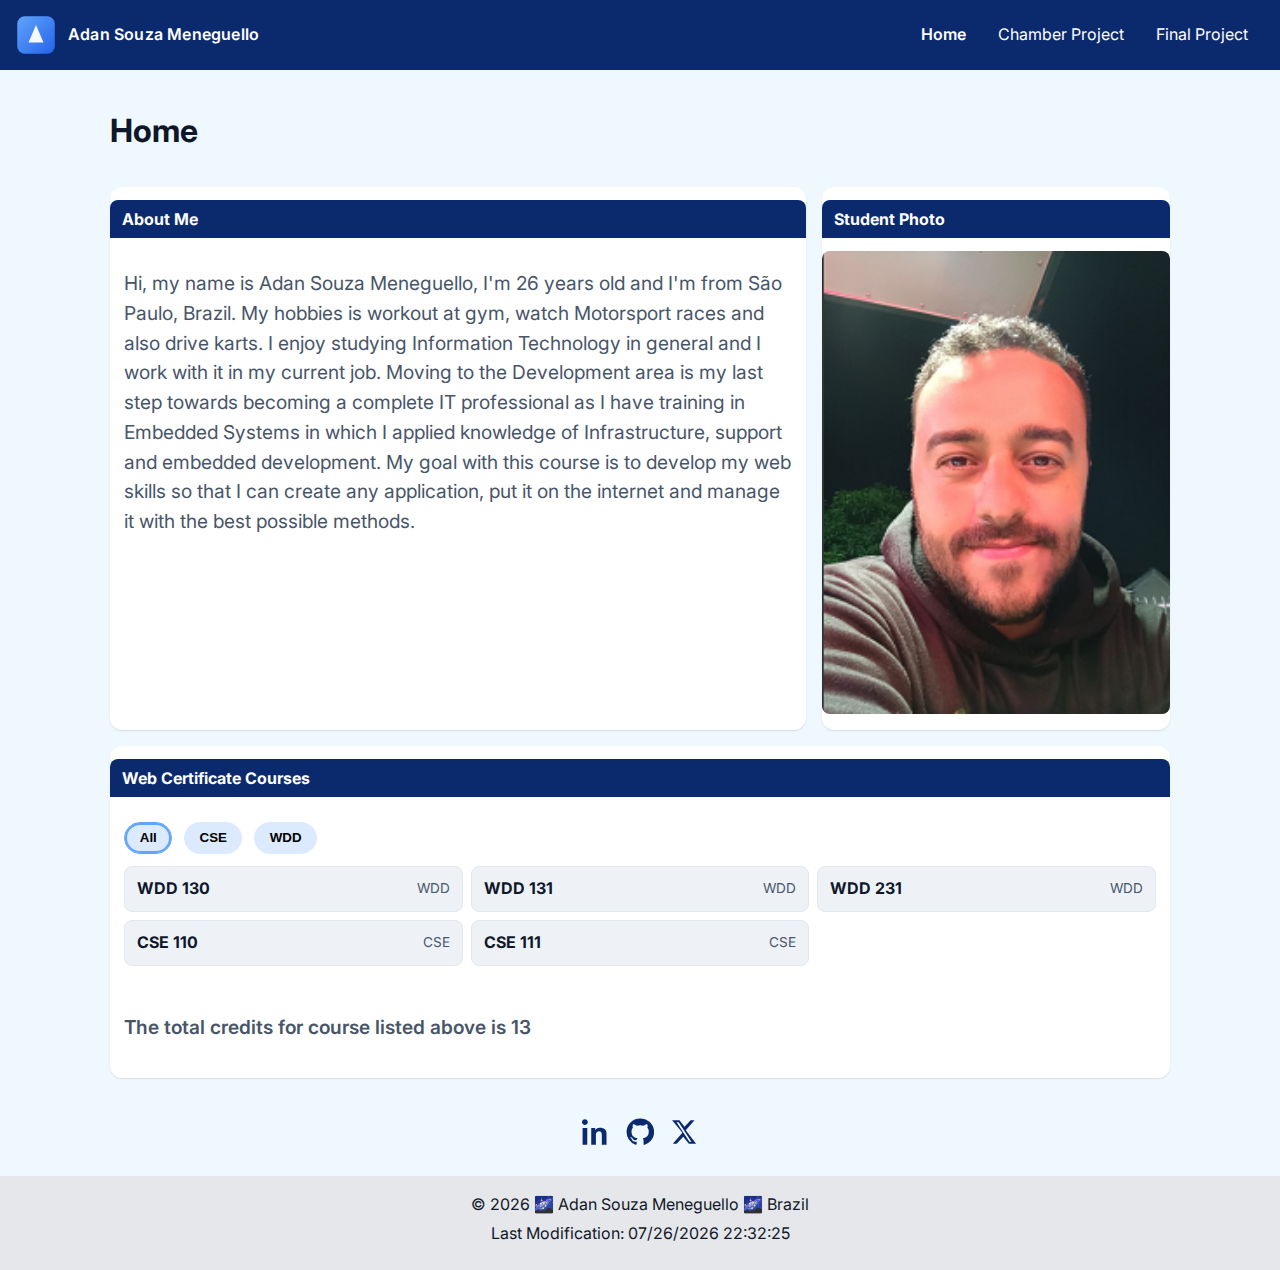
<file: index.html>
<!doctype html>
<html lang="en">
<head>
  <meta charset="utf-8"/>
  <meta name="viewport" content="width=device-width, initial-scale=1" />
  <title>Home Page - wdd231</title>
  <meta name="description" content="Main page - WDD231 - Week 01" />
  <meta name="author" content="Adan Souza Meneguello" />
  <link rel="preconnect" href="https://fonts.googleapis.com">
  <link rel="preconnect" href="https://fonts.gstatic.com" crossorigin>
  <link href="https://fonts.googleapis.com/css2?family=Inter:wght@400;600&display=swap" rel="stylesheet">
  <link rel="stylesheet" href="styles/styles.css" />
  
</head>
<body>
  <header class="site-header">
    <div class="brand">
      <img class="logo" src="images/logo.svg" alt="homepage logo (SVG)" width="40" height="40" />
      <span class="site-name" aria-label="Adan Meneguello">Adan Souza Meneguello</span>
    </div>

    <button id="menu-toggle" class="menu-toggle" aria-label="open-menu" aria-expanded="false" aria-controls="primary-nav">
      <span class="bar"></span><span class="bar"></span><span class="bar"></span>
    </button>

    <nav id="primary-nav" class="nav" aria-label="main-nav">
      <ul>
        <li><a href="#" aria-current="page">Home</a></li>
        <li><a href="#" title="Project Chamber (Week 2)">Chamber Project</a></li>
        <li><a href="#" title="Project Final (Week 6)">Final Project</a></li>
      </ul>
    </nav>
  </header>

  <main id="main-content" class="container">
    <h1>Home</h1>

    <section class="card about" aria-labelledby="about-title">
      <h2 id="about-title">About Me</h2>
      <p>
        Hi, my name is Adan Souza Meneguello, I'm 26 years old and I'm from São Paulo, Brazil. My hobbies is workout at gym, watch Motorsport races and also drive karts.
        I enjoy studying Information Technology in general and I work with it in my current job. 
        Moving to the Development area is my last step towards becoming a complete IT professional as I have training in Embedded Systems in which I applied knowledge of Infrastructure, 
        support and embedded development. My goal with this course is to develop my web skills so that I can create any application, 
        put it on the internet and manage it with the best possible methods.
      </p>
    </section>

    <aside class="card photo" aria-labelledby="photo-title">
      <h2 id="photo-title">Student Photo</h2>
      <img src="images/adan.png" alt="profile photo" width="320" height="320" />
    </aside>

    <section class="card courses" aria-labelledby="courses-title">
      <h2 id="courses-title">Web Certificate Courses</h2>

      <div class="filters" role="tablist" aria-label="Filtros de cursos">
        <button class="chip active" data-filter="all" role="tab" aria-selected="true">All</button>
        <button class="chip" data-filter="CSE" role="tab" aria-selected="false">CSE</button>
        <button class="chip" data-filter="WDD" role="tab" aria-selected="false">WDD</button>
      </div>

      <ul id="course-list" class="course-list" aria-live="polite">
      </ul>

      <p id="credits-summary" class="credits">The total credits for course listed above is <span id="credit-count">0</span></p>
    </section>   
  </main>

  <section class="socials" aria-label="Redes e perfis">
      <a class="icon" href="https://www.linkedin.com" target="_blank" rel="noopener" aria-label="LinkedIn">
        <svg viewBox="0 0 24 24" width="28" height="28" aria-hidden="true"><path d="M4.98 3.5C4.98 4.88 3.86 6 2.5 6S0 4.88 0 3.5 1.12 1 2.5 1s2.48 1.12 2.48 2.5zM.5 8.5h4V23h-4V8.5zm7 0h3.8v2h.05c.53-1 1.83-2.05 3.77-2.05C19.5 8.45 21 10.4 21 13.6V23h-4v-8.3c0-2-.7-3.3-2.45-3.3-1.33 0-2.13.9-2.48 1.78-.13.3-.16.71-.16 1.13V23h-4V8.5z" fill="currentColor"/></svg>
      </a>
      <a class="icon" href="https://github.com" target="_blank" rel="noopener" aria-label="GitHub">
        <svg viewBox="0 0 24 24" width="28" height="28" aria-hidden="true"><path d="M12 .5a11.5 11.5 0 00-3.63 22.41c.57.1.78-.25.78-.55v-2.1c-3.17.69-3.84-1.36-3.84-1.36-.52-1.33-1.27-1.68-1.27-1.68-1.04-.72.08-.71.08-.71 1.15.08 1.75 1.22 1.75 1.22 1.02 1.74 2.69 1.24 3.35.95.1-.75.4-1.25.72-1.54-2.53-.28-5.2-1.27-5.2-5.65 0-1.25.45-2.26 1.2-3.06-.12-.29-.52-1.47.11-3.06 0 0 .97-.31 3.18 1.18a11.03 11.03 0 015.8 0c2.21-1.49 3.18-1.18 3.18-1.18.63 1.59.23 2.77.11 3.06.75.8 1.2 1.81 1.2 3.06 0 4.39-2.68 5.36-5.23 5.64.41.36.77 1.07.77 2.15v3.19c0 .31.2.66.79.55A11.5 11.5 0 0012 .5z" fill="currentColor"/></svg>
      </a>
      <a class="icon" href="https://x.com" target="_blank" rel="noopener" aria-label="X (Twitter)">
        <svg viewBox="0 0 24 24" width="28" height="28" aria-hidden="true"><path d="M17.7 2H21l-7.5 8.56L22.4 22h-6.2l-4.86-6.03L5.7 22H2.4l8.2-9.35L1.8 2h6.3l4.36 5.52L17.7 2zm-1.08 18.28h1.73L7.46 3.65H5.62l11 16.63z" fill="currentColor"/></svg>
      </a>
  </section>

  <footer class="site-footer">
    <p>© <span id="year"></span> 🌌 <span class="student-name">Adan Souza Meneguello</span> 🌌 Brazil</p>
    <p id="lastModified">Last Modification: </p>
  </footer>

  <script src="scripts/script.js" defer></script>

</body>
</html>
</file>
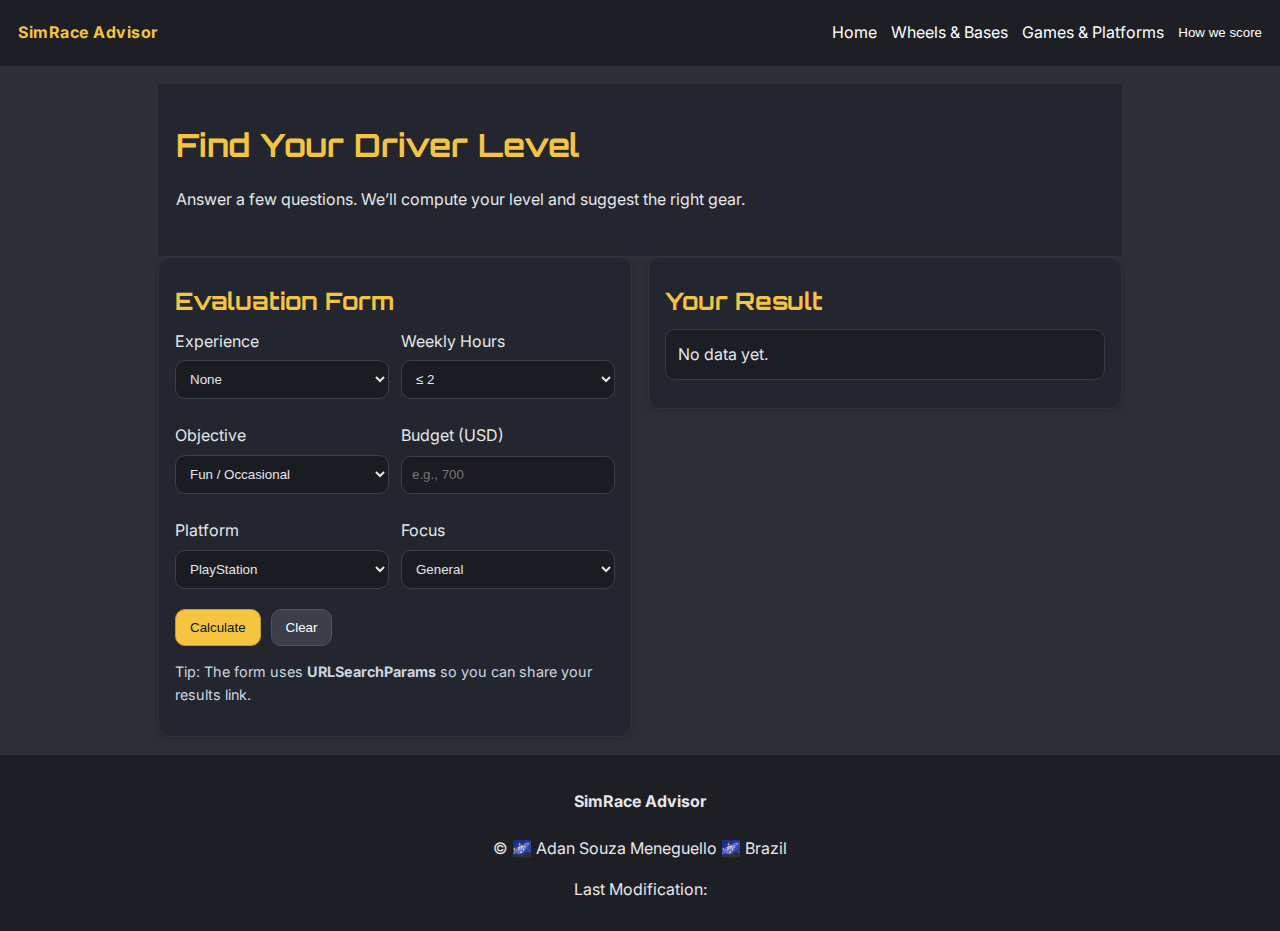
<file: SimRace_Advisor/index.html>
<!doctype html>
<html lang="en">
<head>
  <meta charset="utf-8">
  <meta name="description" content="SimRace Advisor helps sim racers choose the right gear by driver level.">
  <meta name="viewport" content="width=device-width, initial-scale=1">
  <title>SimRace Advisor — Evaluation & Recommendations</title>
  <link rel="preconnect" href="https://fonts.gstatic.com" crossorigin>
  <link href="https://fonts.googleapis.com/css2?family=Inter:wght@400;600&family=Orbitron:wght@700&display=swap" rel="stylesheet">
  <link rel="stylesheet" href="./styles/main.css">
  <link rel="stylesheet" href="./styles/form.css">
  <link rel="stylesheet" href="./styles/modal.css">
  <link rel="stylesheet" href="./styles/responsive.css">
</head>
<body>
  <header class="site-header">
    <a class="title-logo" href="index.html">SimRace Advisor</a>
    <button class="menu-toggle" aria-expanded="false" aria-controls="site-nav">☰</button>
    <nav id="site-nav" class="site-nav" hidden>
      <a href="index.html" aria-current="page">Home</a>
      <a href="wheels.html">Wheels & Bases</a>
      <a href="games.html">Games & Platforms</a>
      <button id="open-scoring" class="linklike">How we score</button>
    </nav>
  </header>

  <main>
    <section class="hero">
      <h1>Find Your Driver Level</h1>
      <p>Answer a few questions. We’ll compute your level and suggest the right gear.</p>
    </section>

    <section class="layout-split">
        <div class="col">
          <section id="evaluation" class="card">
            <h2>Evaluation Form</h2>
            <form id="eval-form" action="index.html" method="get" novalidate>
              <div class="grid-2">
                <label>
                  Experience
                  <select name="experience" required>
                    <option value="none">None</option>
                    <option value="basic">Basic</option>
                    <option value="intermediate">Intermediate</option>
                    <option value="advanced">Advanced</option>
                  </select>
                </label>
                <label>
                  Weekly Hours
                  <select name="hours" required>
                    <option value="<=2">≤ 2</option>
                    <option value="3-5">3–5</option>
                    <option value="6-9">6–9</option>
                    <option value=">=10">≥ 10</option>
                  </select>
                </label>
                <label>
                  Objective
                  <select name="objective" required>
                    <option value="fun">Fun / Occasional</option>
                    <option value="improve">Improve lap times</option>
                    <option value="leagues">Casual leagues</option>
                    <option value="competitive">Competitive</option>
                  </select>
                </label>
                <label>
                  Budget (USD)
                  <input type="number" name="budget" min="0" step="10" placeholder="e.g., 700" required>
                </label>
                <label>
                  Platform
                  <select name="platform" required>
                    <option value="PlayStation">PlayStation</option>
                    <option value="Xbox">Xbox</option>
                    <option value="PC_casual">PC casual</option>
                    <option value="PC_sim">PC sim/VR</option>
                  </select>
                </label>
                <label>
                  Focus
                  <select name="focus" required>
                    <option value="general">General</option>
                    <option value="single">One discipline (GT / Formula / Rally)</option>
                    <option value="specialized">Specialized + add-ons</option>
                  </select>
                </label>
              </div>
              <div class="form-actions">
                <button type="submit" class="btn primary">Calculate</button>
                <button type="button" id="clear-form" class="btn">Clear</button>
              </div>
            </form>
            <p class="small">Tip: The form uses <strong>URLSearchParams</strong> so you can share your results link.</p>
          </section>
        </div>
      
        <div class="col">
          <section id="results" class="card">
            <h2>Your Result</h2>
            <div id="level-summary" class="level-summary">No data yet.</div>
            <div id="recommendations" class="cards-grid"></div>
          </section>
        </div>
      </section>

    <!-- Modal <dialog> as required -->
    <dialog id="scoring-dialog">
      <form method="dialog">
        <header class="modal-header">
          <h3>How we score</h3>
          <button class="close" value="close" aria-label="Close">✕</button>
        </header>
        <div class="modal-body" id="scoring-body">
          <!-- Filled by JS from scoring rules -->
        </div>
        <footer class="modal-footer">
          <button class="btn" value="close">Close</button>
        </footer>
      </form>
    </dialog>
  </main>

  <footer class="site-footer">
    <h4>SimRace Advisor</h4>
    <p>© <span id="year"></span> 🌌 <span class="student-name">Adan Souza Meneguello</span> 🌌 Brazil</p>
    <p id="lastModified">Last Modification: </p>
  </footer>

  <script type="module" src="./scripts/main.js"></script>
  <script type="module" src="./scripts/form.js"></script>
  <script type="module" src="./scripts/render.js"></script>
  <script type="module" src="./scripts/data.js"></script>
</body>
</html>
</file>
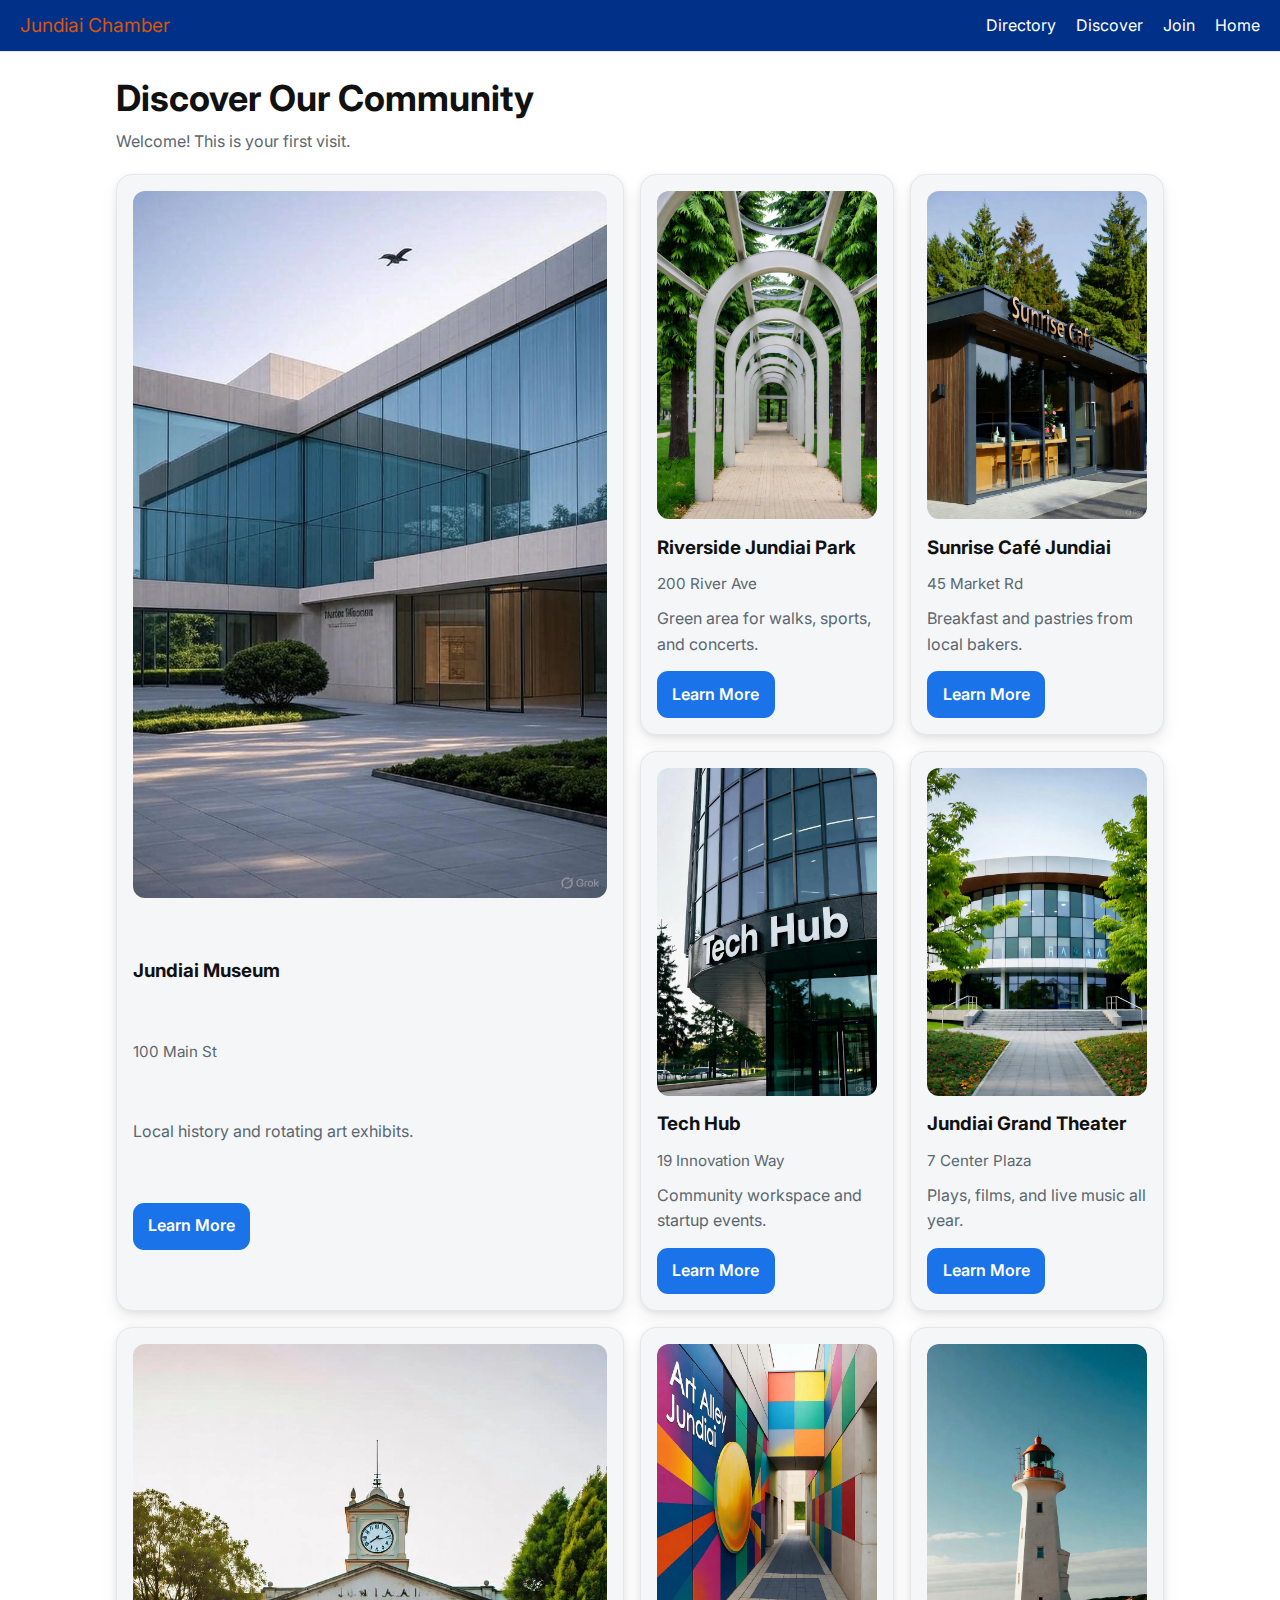
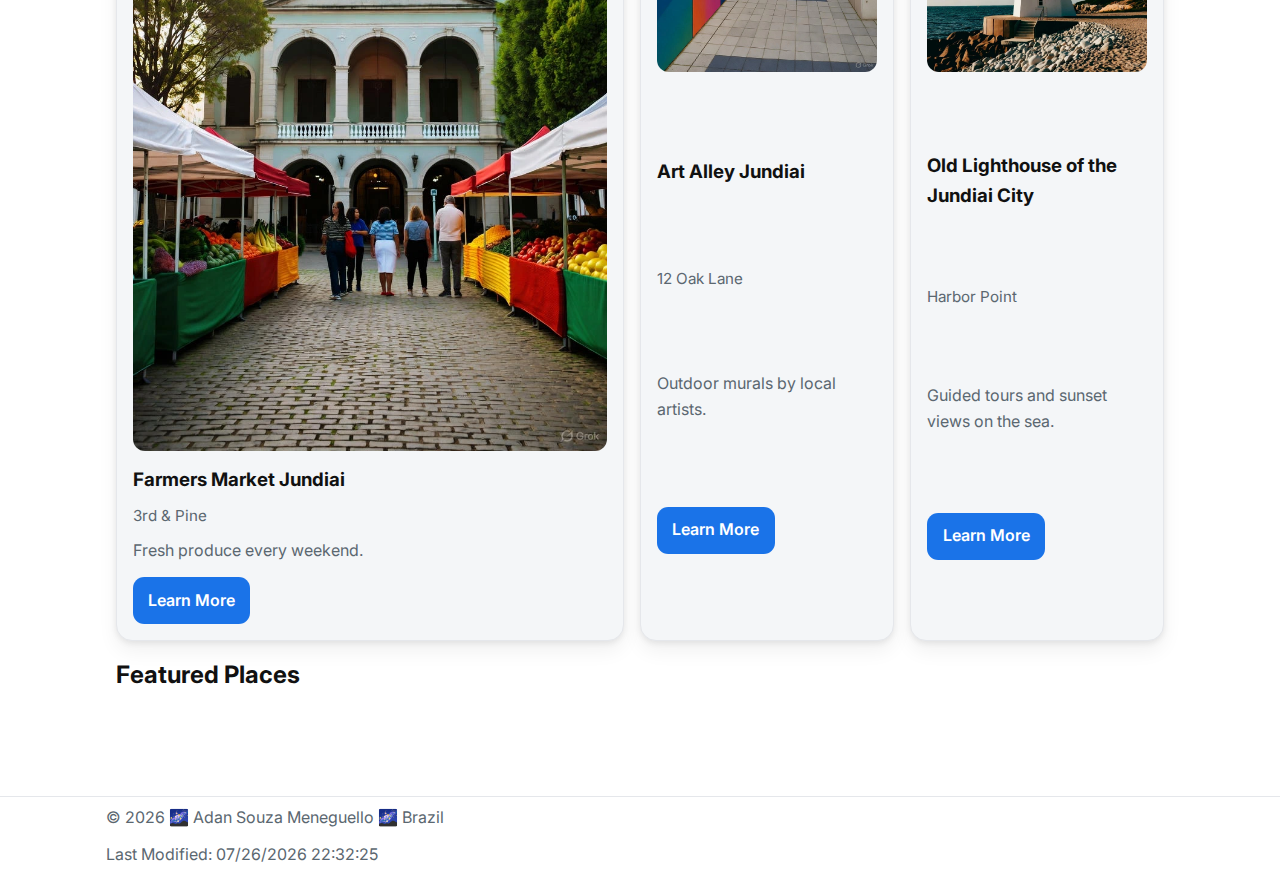
<file: chamber/discover.html>
<!doctype html>
<html lang="en">
<head>
  <meta charset="utf-8">
  <meta name="viewport" content="width=device-width, initial-scale=1">
  <title>Discover – Chamber of Commerce</title>
  <meta name="description" content="Discover local places and members. Learn more about the community.">
  <meta name="author" content="Adan Souza Meneguello" />
  <link rel="preconnect" href="https://fonts.googleapis.com">
  <link rel="preconnect" href="https://fonts.gstatic.com" crossorigin>
  <link href="https://fonts.googleapis.com/css2?family=Inter:wght@400;600&display=swap" rel="stylesheet">

  <link rel="stylesheet" href="./styles/base.css">
  <link rel="stylesheet" href="./styles/large.css">
  <link rel="stylesheet" href="./styles/discover.css">

</head>
<body>
  <header class="site-header">
    <div class="title-logo">
        <a href="./index.html">Jundiai Chamber</a>
    </div>

    <button id="menu-btn" aria-expanded="false" aria-controls="site-nav">☰</button>
    
    <nav id="site-nav" class="nav">
        <ul>
            <li><a href="./directory.html">Directory</a></li>
            <li><a href="./discover.html" aria-current="page">Discover</a></li>
            <li><a href="./join.html">Join</a></li>
            <li><a href="./index.html">Home</a></li>
        </ul>
    </nav>
  </header>

  <main id="main">
    <h1>Discover Our Community</h1>
    <p id="visitMsg" class="visit-msg">Loading your visit info…</p>

    <section class="cards" aria-labelledby="cardsTitle">
      <h2 id="cardsTitle" class="sr-only">Featured Places</h2>
      <!-- cards are injected by JS (discover.js)-->
    </section>
  </main>

  <footer class="site-footer">
    <p>© <span id="year"></span> 🌌 <span class="student-name">Adan Souza Meneguello</span> 🌌 Brazil</p>
    <p id="lastModified">Last Modification: </p>
  </footer>

  <script src="./scripts/nav.js" defer></script>
  <script src="./scripts/utils.js" defer></script>
  <script src="./scripts/discover.js" defer></script> 

  
</body>
</html>
</file>
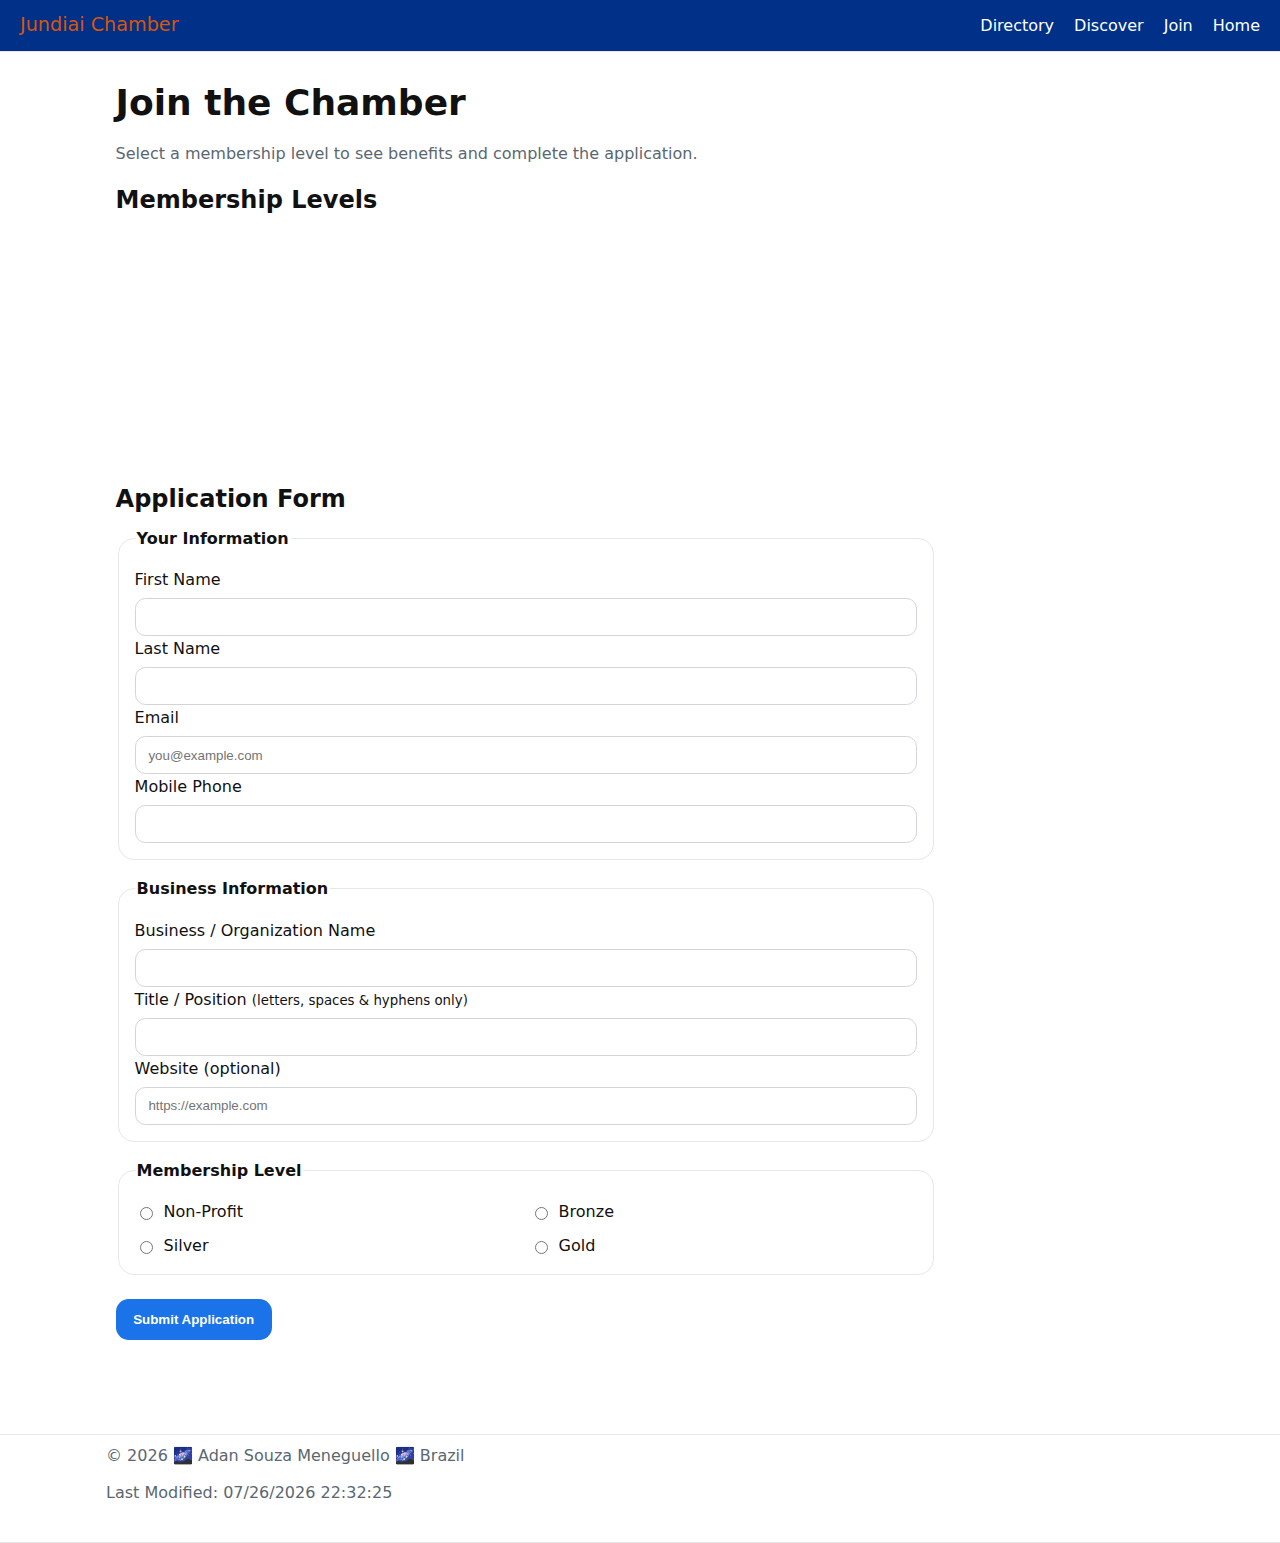
<file: chamber/join.html>
<!doctype html>
<html lang="en">
<head>
  <meta charset="utf-8" />
  <meta name="viewport" content="width=device-width, initial-scale=1" />
  <title>Join – Chamber of Commerce</title>

  <!-- Reuse your site CSS; add join.css depois -->
  <link rel="stylesheet" href="./styles/base.css">
  <link rel="stylesheet" href="./styles/large.css">
  <link rel="stylesheet" href="./styles/join.css">

  <meta name="description" content="Join the Chamber of Commerce. Choose a membership level and submit your business details.">
</head>
<body>
  <header class="site-header">
    <div class="title-logo">
        <a href="./index.html">Jundiai Chamber</a>
    </div>

    <button id="menu-btn" aria-expanded="false" aria-controls="site-nav">☰</button>
    
    <nav id="site-nav" class="nav">
        <ul>
            <li><a href="./directory.html" >Directory</a></li>
            <li><a href="./discovery.html">Discover</a></li>
            <li><a href="./join.html" aria-current="page">Join</a></li>
            <li><a href="./index.html">Home</a></li>
        </ul>
    </nav>
  </header>

  <main id="main">
    <h1>Join the Chamber</h1>
    <p class="intro">Select a membership level to see benefits and complete the application.</p>

    <!-- Membership levels (4) + modal buttons -->
    <section class="memberships" aria-labelledby="levelsTitle">
      <h2 id="levelsTitle">Membership Levels</h2>

      <div class="grid">

        <!-- 1. Non-Profit -->
        <article class="card fade-in" tabindex="0">
          <header>
            <h3>Non-Profit</h3>
            <p class="price">$0 / year</p>
          </header>
          <p>For registered non-profit organizations.</p>
          <button class="open-modal" data-modal="np-modal" aria-haspopup="dialog">View Benefits</button>
        </article>

        <!-- 2. Bronze -->
        <article class="card fade-in" tabindex="0">
          <header>
            <h3>Bronze</h3>
            <p class="price">$120 / year</p>
          </header>
          <p>Perfect for freelancers and small teams.</p>
          <button class="open-modal" data-modal="bronze-modal" aria-haspopup="dialog">View Benefits</button>
        </article>

        <!-- 3. Silver -->
        <article class="card fade-in" tabindex="0">
          <header>
            <h3>Silver</h3>
            <p class="price">$360 / year</p>
          </header>
          <p>Growing businesses needing more exposure.</p>
          <button class="open-modal" data-modal="silver-modal" aria-haspopup="dialog">View Benefits</button>
        </article>

        <!-- 4. Gold -->
        <article class="card fade-in" tabindex="0">
          <header>
            <h3>Gold</h3>
            <p class="price">$840 / year</p>
          </header>
          <p>Maximum visibility and partnership.</p>
          <button class="open-modal" data-modal="gold-modal" aria-haspopup="dialog">View Benefits</button>
        </article>
      </div>
    </section>

    <!-- Form -->
    <section class="application" aria-labelledby="applyTitle">
      <h2 id="applyTitle">Application Form</h2>

      <!-- GET to thanks.html  -->
      <form id="joinForm" method="get" action="./thanks.html" novalidate>
        <fieldset>
          <legend>Your Information</legend>

          <div class="field">
            <label for="first">First Name</label>
            <input id="first" name="first" type="text" autocomplete="given-name" required minlength="2" />
          </div>

          <div class="field">
            <label for="last">Last Name</label>
            <input id="last" name="last" type="text" autocomplete="family-name" required minlength="2" />
          </div>

          <div class="field">
            <label for="email">Email</label>
            <input id="email" name="email" type="email" placeholder="you@example.com" autocomplete="email" required />
          </div>

          <div class="field">
            <label for="phone">Mobile Phone</label>
            <input id="phone" name="phone" type="tel" inputmode="tel" autocomplete="tel" required />
          </div>
        </fieldset>

        <fieldset>
          <legend>Business Information</legend>

          <div class="field">
            <label for="org">Business / Organization Name</label>
            <input id="org" name="org" type="text" autocomplete="organization" required minlength="2" />
          </div>

          <div class="field">
            <label for="title">Title / Position <small>(letters, spaces & hyphens only)</small></label>
            <input id="title" name="title" type="text"
                   pattern="^[A-Za-z\\s-]{2,}$"
                   title="Use only letters, spaces, and hyphens. Minimum of 2 characters."
                   required />
          </div>

          <div class="field">
            <label for="website">Website (optional)</label>
            <input id="website" name="website" type="url" inputmode="url" placeholder="https://example.com" />
          </div>
        </fieldset>

        <fieldset>
          <legend>Membership Level</legend>

          <div class="choices">
            <label class="choice"><input type="radio" name="membership" value="Non-Profit" required> Non-Profit</label>
            <label class="choice"><input type="radio" name="membership" value="Bronze"> Bronze</label>
            <label class="choice"><input type="radio" name="membership" value="Silver"> Silver</label>
            <label class="choice"><input type="radio" name="membership" value="Gold"> Gold</label>
          </div>
        </fieldset>

        <!-- Hidden timestamp when the page loads (client-side) -->
        <input type="hidden" id="loaded" name="loaded" value="">

        <div class="actions">
          <button type="submit" class="btn">Submit Application</button>
        </div>
      </form>
    </section>
  </main>

  <!-- Modals (one per level) -->
  <dialog id="np-modal" class="modal" aria-labelledby="np-title">
    <h3 id="np-title">Non-Profit Benefits</h3>
    <ul>
      <li>Directory listing</li>
      <li>Community announcements</li>
      <li>Access to member newsletter</li>
    </ul>
    <form method="dialog">
      <button class="close">Close</button>
    </form>
  </dialog>

  <dialog id="bronze-modal" class="modal" aria-labelledby="bronze-title">
    <h3 id="bronze-title">Bronze Benefits</h3>
    <ul>
      <li>Everything in Non-Profit</li>
      <li>Event invitations</li>
      <li>1 sponsored social post / quarter</li>
    </ul>
    <form method="dialog">
      <button class="close">Close</button>
    </form>
  </dialog>

  <dialog id="silver-modal" class="modal" aria-labelledby="silver-title">
    <h3 id="silver-title">Silver Benefits</h3>
    <ul>
      <li>Everything in Bronze</li>
      <li>Hero banner rotation</li>
      <li>Quarterly promo feature</li>
    </ul>
    <form method="dialog">
      <button class="close">Close</button>
    </form>
  </dialog>

  <dialog id="gold-modal" class="modal" aria-labelledby="gold-title">
    <h3 id="gold-title">Gold Benefits</h3>
    <ul>
      <li>Everything in Silver</li>
      <li>Homepage spotlight</li>
      <li>Event co-host & keynote opportunities</li>
    </ul>
    <form method="dialog">
      <button class="close">Close</button>
    </form>
  </dialog>

  <footer class="site-footer">
    <p>© <span id="year"></span> 🌌 <span class="student-name">Adan Souza Meneguello</span> 🌌 Brazil</p>
    <p id="lastModified">Last Modification: </p>
  </footer>

  <script src="scripts/join.js" defer></script>
  <script src="scripts/utils.js" ></script>
 
</body>

<footer>

</footer>
</html>
</file>
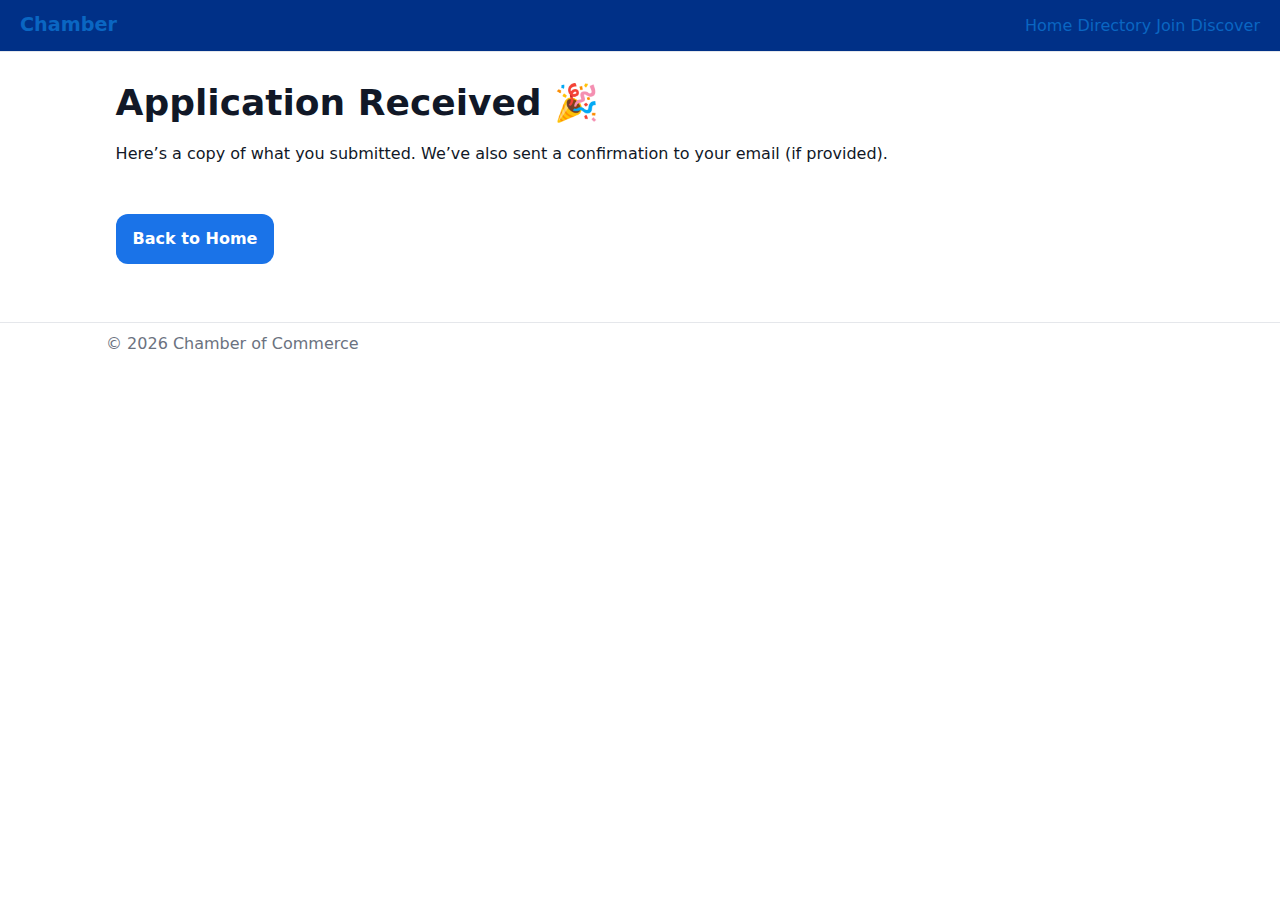
<file: chamber/thanks.html>
<!doctype html>
<html lang="en">
<head>
  <meta charset="utf-8" />
  <meta name="viewport" content="width=device-width, initial-scale=1" />
  <title>Thank You – Chamber</title>
  <link rel="stylesheet" href="./styles/base.css">
  <link rel="stylesheet" href="./styles/thanks.css">
  <meta name="robots" content="noindex">
</head>
<body>
  <header class="site-header">
    <a class="logo" href="./index.html">Chamber</a>
    <nav class="site-nav">
      <a href="./index.html">Home</a>
      <a href="./directory.html">Directory</a>
      <a href="./join.html">Join</a>
      <a href="./discover.html">Discover</a>
    </nav>
  </header>

  <main>
    <h1>Application Received 🎉</h1>
    <p>Here’s a copy of what you submitted. We’ve also sent a confirmation to your email (if provided).</p>

    <dl id="summary" class="summary"></dl>

    <a class="btn" href="./index.html">Back to Home</a>
  </main>

  <footer class="site-footer">
    <p>&copy; <span id="year"></span> Chamber of Commerce</p>
  </footer>

  <script>
    // Year
    document.getElementById('year').textContent = new Date().getFullYear();

    // query params
    const params = new URLSearchParams(location.search);
    const fields = [
      ['First Name','first'],
      ['Last Name','last'],
      ['Email','email'],
      ['Phone','phone'],
      ['Organization','org'],
      ['Title/Position','title'],
      ['Website','website'],
      ['Membership','membership'],
      ['Date (loaded timestamp)','loaded']
    ];

    const dl = document.getElementById('summary');
    fields.forEach(([label,key]) => {
      const val = params.get(key);
      if (val !== null && val !== '') {
        const dt = document.createElement('dt'); dt.textContent = label;
        const dd = document.createElement('dd'); dd.textContent = val;
        dl.append(dt, dd);
      }
    });
  </script>
</body>
</html>
</file>
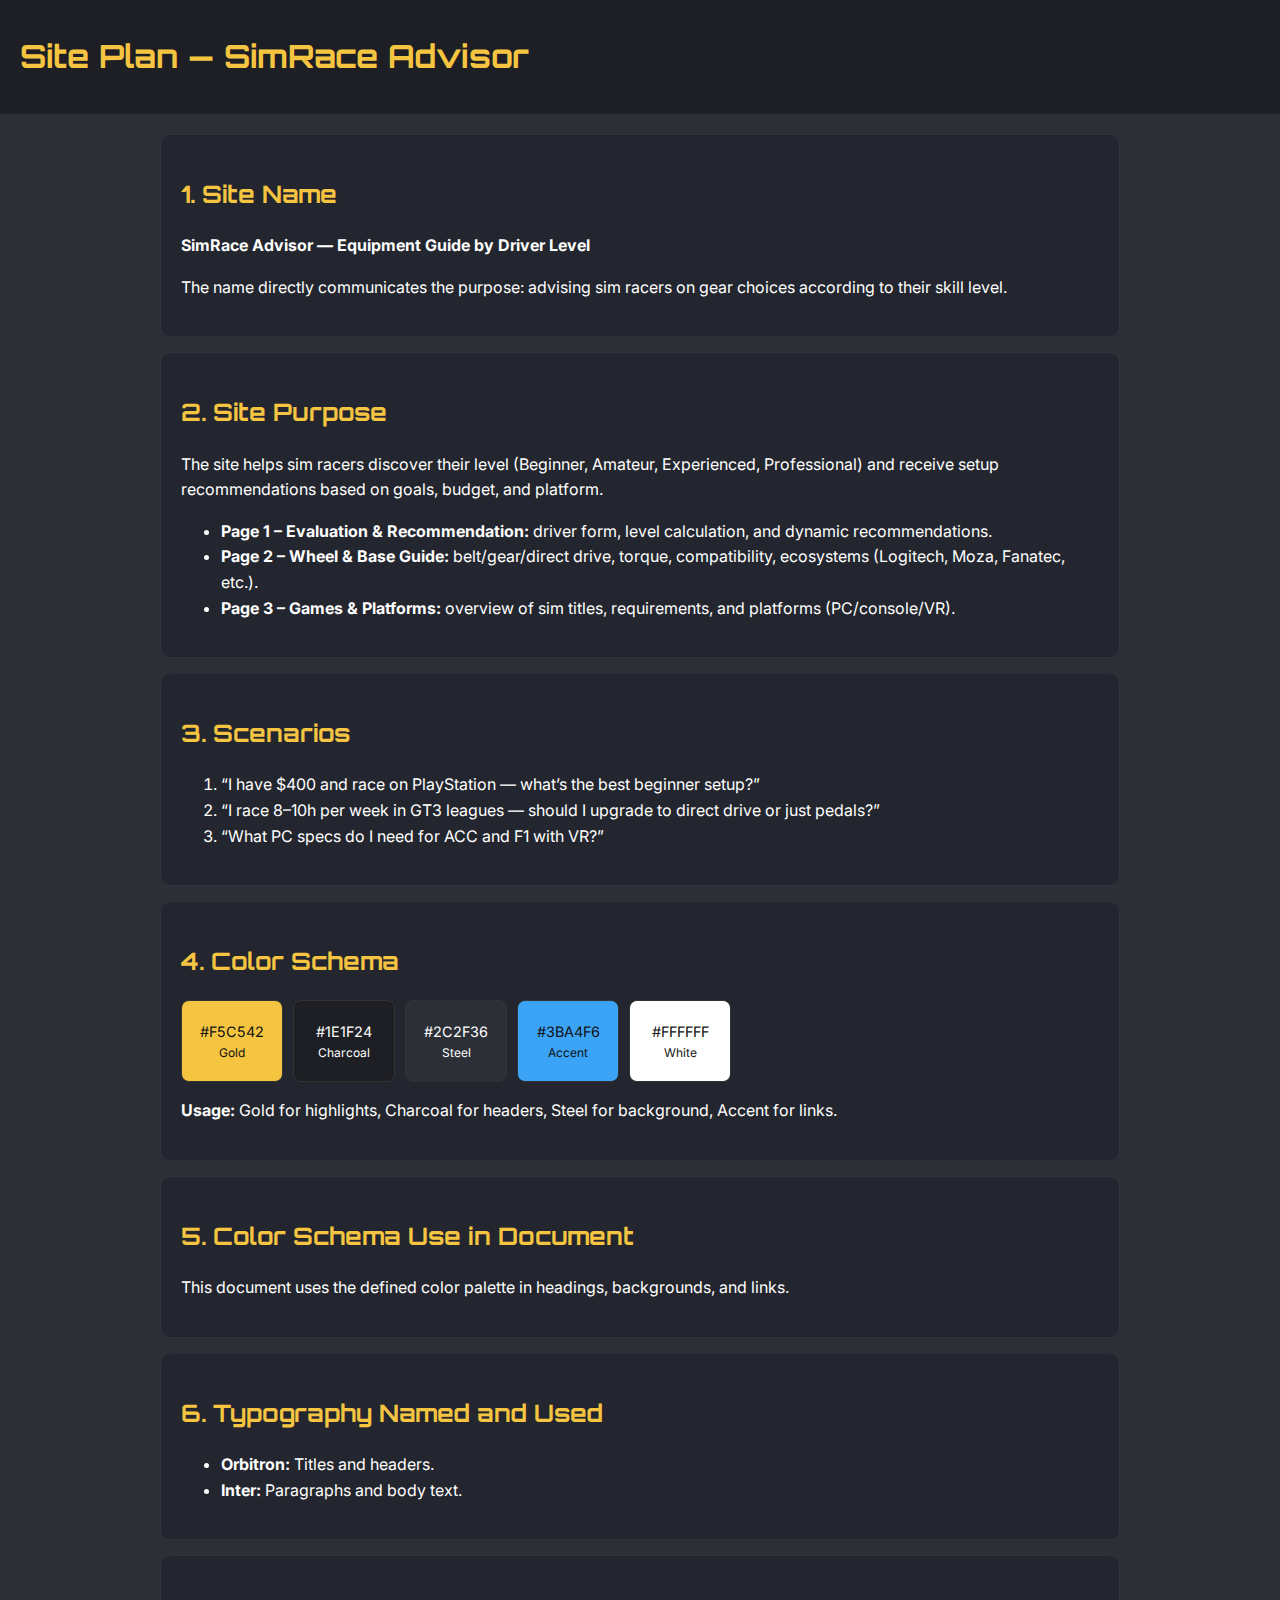
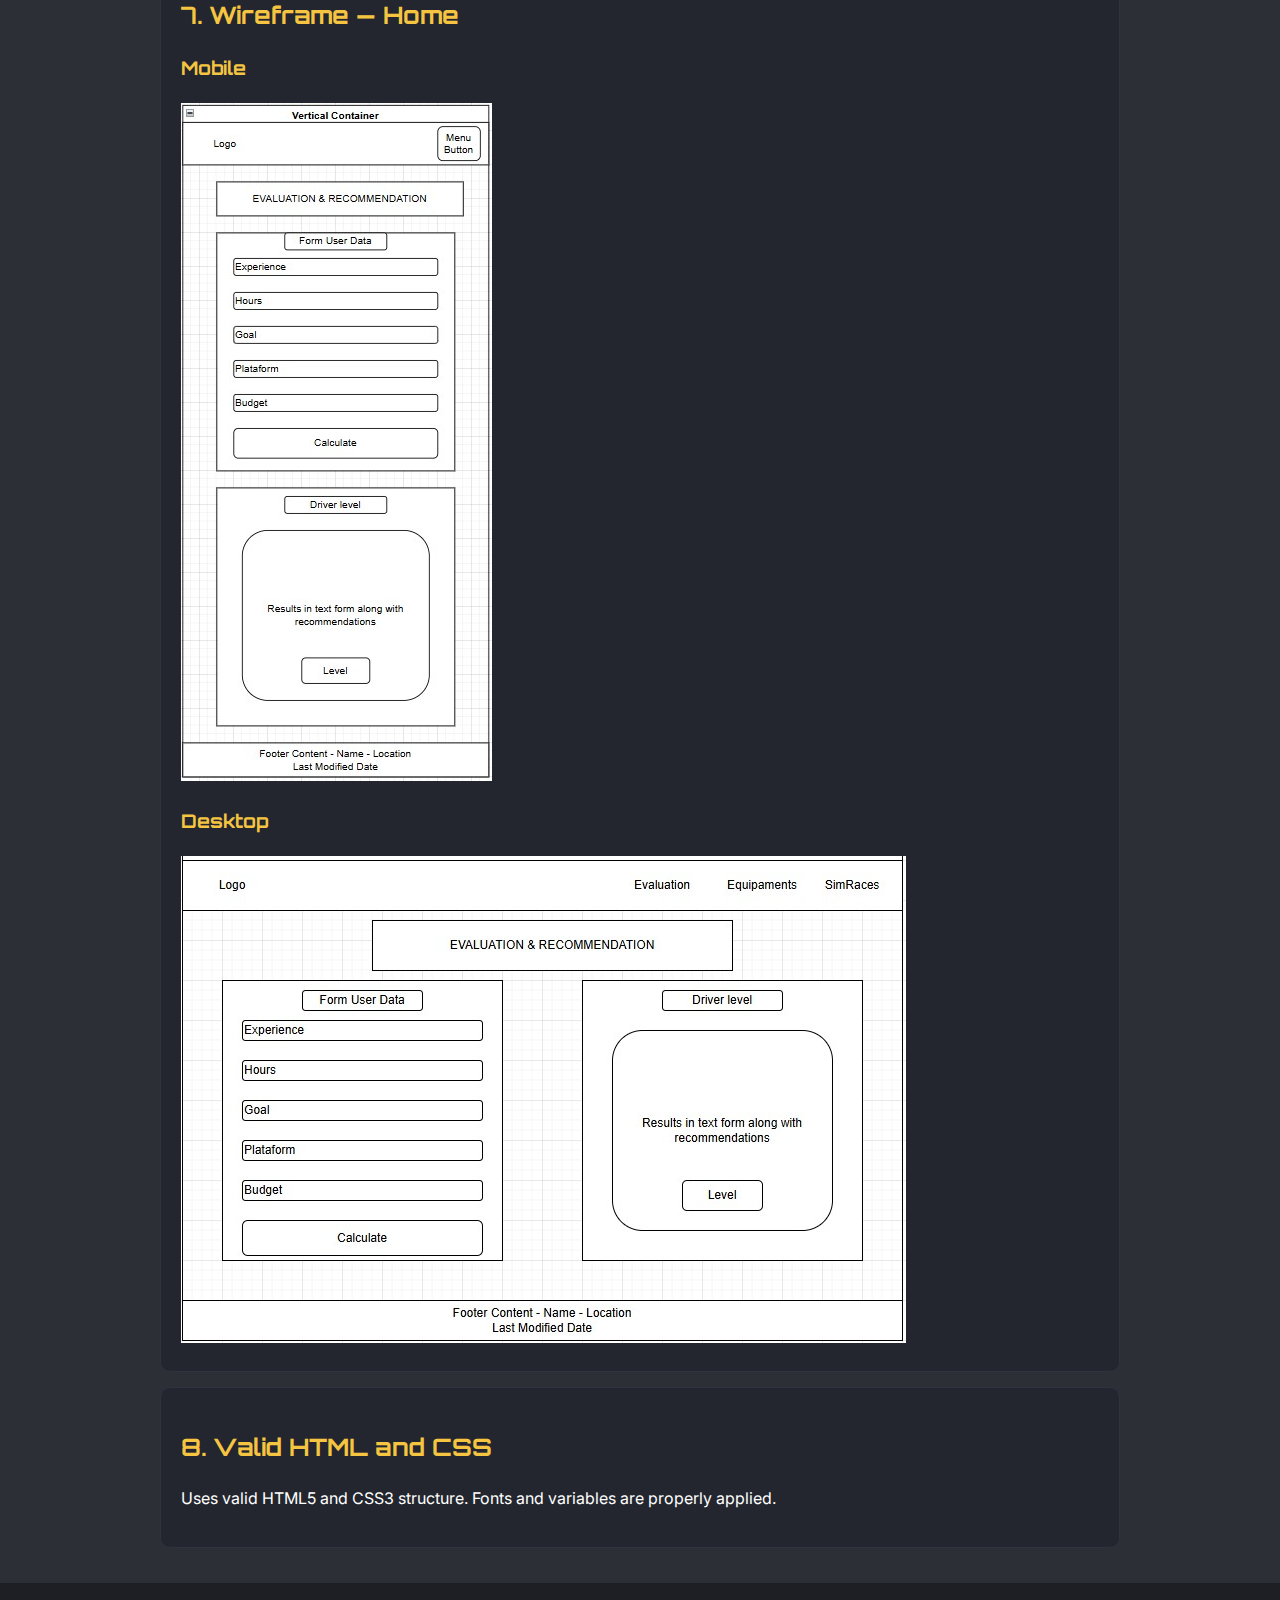
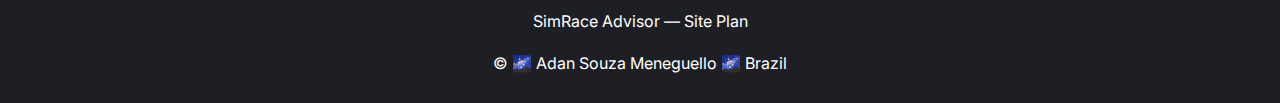
<file: SimRace_Advisor/plan.html>
<!doctype html>
<html lang="en">
<head>
  <meta charset="utf-8">
  <meta name="viewport" content="width=device-width, initial-scale=1">
  <title>SimRace Advisor — Site Plan</title>
  <link rel="stylesheet" href="./styles/plan.css">
  <link href="https://fonts.googleapis.com/css2?family=Inter:wght@400;600&family=Orbitron:wght@600;800&display=swap" rel="stylesheet">
</head>

<body>
  <header class="site-header">
    <h1 class="title-logo">Site Plan — <span>SimRace Advisor</span></h1>
  </header>

  <main>
    <section class="card">
      <h2>1. Site Name</h2>
      <p><strong>SimRace Advisor — Equipment Guide by Driver Level</strong></p>
      <p>The name directly communicates the purpose: advising sim racers on gear choices according to their skill level.</p>
    </section>

    <section class="card">
      <h2>2. Site Purpose</h2>
      <p>The site helps sim racers discover their level (Beginner, Amateur, Experienced, Professional) and receive setup recommendations based on goals, budget, and platform.</p>
      <ul>
        <li><strong>Page 1 – Evaluation & Recommendation:</strong> driver form, level calculation, and dynamic recommendations.</li>
        <li><strong>Page 2 – Wheel & Base Guide:</strong> belt/gear/direct drive, torque, compatibility, ecosystems (Logitech, Moza, Fanatec, etc.).</li>
        <li><strong>Page 3 – Games & Platforms:</strong> overview of sim titles, requirements, and platforms (PC/console/VR).</li>
      </ul>
    </section>

    <section class="card">
      <h2>3. Scenarios</h2>
      <ol>
        <li>“I have $400 and race on PlayStation — what’s the best beginner setup?”</li>
        <li>“I race 8–10h per week in GT3 leagues — should I upgrade to direct drive or just pedals?”</li>
        <li>“What PC specs do I need for ACC and F1 with VR?”</li>
      </ol>
    </section>

    <section class="card">
      <h2>4. Color Schema</h2>
      <div class="swatch">
        <div class="color-box gold">#F5C542<br><small>Gold</small></div>
        <div class="color-box charcoal">#1E1F24<br><small>Charcoal</small></div>
        <div class="color-box steel">#2C2F36<br><small>Steel</small></div>
        <div class="color-box accent">#3BA4F6<br><small>Accent</small></div>
        <div class="color-box white">#FFFFFF<br><small>White</small></div>
      </div>
      <p><strong>Usage:</strong> Gold for highlights, Charcoal for headers, Steel for background, Accent for links.</p>
    </section>

    <section class="card">
      <h2>5. Color Schema Use in Document</h2>
      <p>This document uses the defined color palette in headings, backgrounds, and links.</p>
    </section>

    <section class="card">
      <h2>6. Typography Named and Used</h2>
      <ul>
        <li><strong>Orbitron:</strong> Titles and headers.</li>
        <li><strong>Inter:</strong> Paragraphs and body text.</li>
      </ul>
    </section>

    <section class="card">
      <h2>7. Wireframe — Home</h2>

      <h3>Mobile</h3>
      <img src="./images/simraceadvisor_wireframe_mobile.jpg" alt="wireframe desktop">

      <h3>Desktop</h3>
      <img src="./images/simraceadvisor_wireframe_desktop .jpg" alt="wireframe desktop">
    </section>

    <section class="card">
      <h2>8. Valid HTML and CSS</h2>
      <p>Uses valid HTML5 and CSS3 structure. Fonts and variables are properly applied.</p>
    </section>
  </main>

  <footer class="site-footer">
    <p>SimRace Advisor — Site Plan</p>
    <p>© <span id="year"></span> 🌌 <span class="student-name">Adan Souza Meneguello</span> 🌌 Brazil</p>
  </footer>

</body>
</html>
</file>
<file: styles/styles.css>
:root {
  --bg: #f0f8ff;
  --card: #ffffff;
  --ink: #0f172a;
  --muted: #475569;
  --brand: #1d4ed8;
  --accent: #0b2a6e;
  --chip: #dbeafe;
  --chip-hover: #bfdbfe;
  --ring: #60a5fa;
  --maxw: 1100px;
}


* {
  box-sizing: border-box;

}

html, body {
  height: 100%;
}

body {
  margin: 0;
  font-family: 'Inter', system-ui, -apple-system, Segoe UI, Roboto, Arial, sans-serif;
  color: var(--ink);
  background: var(--bg);
  line-height: 1.55;
}

.site-header {
  background: var(--accent);
  color: #fff;
  position: sticky;
  top: 0;
  z-index: 100;
  display: grid;
  grid-template-columns: 1fr auto;
  align-items: center;
  padding: .5rem 1rem;
}

.brand {
  display: flex;
  align-items: center;
  gap: .75rem;
}

.logo { 
  display: block;
  width: 40px;
  height: 40px;
}

.site-name {
  font-weight: 600;
  letter-spacing: .2px;
}

.menu-toggle {
  justify-self: end;
  border: 0;
  background: transparent;
  width: 42px;
  height: 36px;
  cursor: pointer;
  display: grid;
  place-items: center;
}

.menu-toggle .bar {
  display: block;
  width: 24px;
  height: 2px;
  background: #fff;
  margin: 3px 0;
  border-radius: 2px;
}

.nav ul {
  list-style: none;
  margin: 0;
  padding: 0;
}

.nav a {
  color: #fff;
  text-decoration: none;
  display: block;
  padding: .9rem 1rem;
  border-top: 1px solid rgba(255,255,255,.08);
}

.nav a:hover, .nav a:focus {
  background: var(--brand);
  border-radius: 5px;
 }

 .nav [aria-current="page"] { 
  font-weight: 600;
}

.nav { 
  display: none;
  grid-column: 1 / -1;
}

.nav.open {
  display: block;
}

.container {
  max-width: var(--maxw);
  margin: 0 auto;
  padding: 1rem;
}

h1 {
  margin: 1rem 0;
}

h2 {
  background: var(--accent);
  color: #fff;
  padding: .4rem .75rem;
  font-size: 1rem;
  border-radius: .5rem .5rem 0 0;
}

.card {
  background: var(--card);
  border-radius: .75rem;
  box-shadow: 0 1px 0 rgba(17,24,39,.04), 0 1px 2px rgba(17,24,39,.08);
  overflow: hidden;
  margin-bottom: 1rem;
}

.card p {
  padding: .75rem .9rem 1rem;
  color: var(--muted);
  font-size: larger;
}

.photo img {
  display: block;
  width: min(100%, 360px);
  height: auto;
  margin: .75rem auto 1rem;
  border-radius: .5rem;
  background: #e5e7eb;
}

.courses .filters {
  display: flex;
  gap: .75rem;
  padding: .75rem .9rem;
  flex-wrap: wrap;
}

.chip {
  appearance: none;
  background: var(--chip);
  border: 1px solid var(--chip);
  padding: .45rem .9rem;
  border-radius: 999px;
  cursor: pointer;
  font-weight: 600;
  transition: transform .05s ease, background .15s ease, border-color .15s ease;
}

.chip:hover, .chip:focus {
  background: var(--chip-hover);
  outline: none;
}

.chip.active {border-color: var(--ring);
  box-shadow: 0 0 0 2px var(--ring) inset;
}

.course-list {
  margin: 0;
  padding: 0 .9rem 1rem;
  display: grid;
  grid-template-columns: 1fr;
  gap: .5rem;
  list-style: none;
}

.course {
  background: #eef2f7;
  border: 1px solid #e2e8f0;
  border-radius: .5rem;
  padding: .6rem .75rem;
  display: flex;
  justify-content: space-between;
  align-items: center;
}

.course .code {
  font-weight: 700; }

.course .type {
  font-size: .85rem;
  color: var(--muted);
}

.credits {
  padding: 0 .9rem 1rem;
  font-weight: 600;
}

.socials {
  display: flex;
  gap: 1rem;
  justify-content: center;
  align-items: center;
  padding: .25rem 0 1rem;
}

.icon {
  color: var(--accent);
  text-decoration: none; }

.icon:hover {
  opacity: .8;
}

.site-footer {
  background: #e5e7eb;
  color: #111827;
  text-align: center;
  padding: .75rem 1rem 1.25rem;
  margin-top: .5rem;
}

.site-footer p {
  margin: .25rem 0;
}

@media (min-width: 760px) {
  .site-header {
    grid-template-columns: auto 1fr;
    gap: 1rem;
  }

  .menu-toggle { 
    display: none; 
  }

  .nav {
    display: block !important;
    grid-column: auto;
    justify-self: end;
  }

  .nav ul {
    display: flex;
  }
  
  .nav a {
    border-top: 0;
  }
  
  .container {
    padding: 1.25rem;
  }
  
  .grid {
    display: grid;
    gap: 1rem;
  }

  .about, .photo {
    margin-bottom: 0;
  }

  #main-content {
    display: grid;
    grid-template-columns: 2fr 1fr;
    gap: 1rem;
    grid-auto-flow: dense;
  }

  #main-content > h1 {
    grid-column: 1 / -1;
  }

  .about {
    grid-column: 1 / 2;
  }

  .photo { grid-column: 2 / 3;
  }

  .courses {
    grid-column: 1 / -1;
  }
  .course-list {
    grid-template-columns: repeat(3, 1fr);
  }

  .socials {
    display: flex;
    gap: 1rem;
    justify-content: center;
    align-items: center;
    padding: .25rem 0 1rem;
  }
}
</file>
<file: SimRace_Advisor/styles/main.css>
:root{
    --gold:#f5c542;
    --charcoal:#1e1f24;
    --steel:#2c2f36;
    --ink:#e5e7eb;
    --white:#ffffff;
    --accent:#3ba4f6;
  }
  
  *{ box-sizing: border-box; }
  html, body{ height: 100%; }
  
  body{
    margin: 0;
    background-color: var(--steel);
    color: var(--ink);
    font: 16px/1.6 Inter, system-ui, -apple-system, Segoe UI, Roboto, Ubuntu, Cantarell, "Helvetica Neue", Arial, "Noto Sans", sans-serif;
    -webkit-font-smoothing: antialiased;
    text-rendering: optimizeLegibility;
    }
  
  h1, h2, h3{ 
    font-family: Orbitron, Inter, sans-serif;
    color: var(--gold);
    margin: .5rem 0; }

  a{ 
    color: var(--accent);
    text-decoration: none; 
    }
  
    a:hover{ text-decoration: underline; }
  
  .site-header {
    background-color: var(--charcoal);
    color: var(--white);
    display: flex;
    justify-content: space-between;
    align-items: center;
    padding: 12px 18px;
    position: sticky;    
    top: 0;
    z-index: 1000;       
  }
  
  
  .title-logo{
    color: var(--gold);
    font-weight: 700;
    letter-spacing: .5px;
  }
  
  .menu-toggle{
    background: transparent;
    color: var(--white);
    border: 1px solid transparent;
    font-size: 1.2rem;
    padding: .25rem .5rem;
    border-radius: 6px;
  }
  
  .site-nav{
    display: flex;
    gap: 14px;
  }
  
  .site-nav a, .site-nav .linklike{
    color: var(--white);
    background: transparent;
    border: 0;
    padding: 6px 8px;
  }
  
  .hero{
    padding: 28px 18px;
    background: #23262e;
    border-bottom: 1px solid #2f3340;
  }
  
  .btn{
    display: inline-block;
    background: #3a3f4a;
    color: var(--white);
    padding: 10px 14px;
    border-radius: 10px;
    border: 1px solid #4a5161;
  }
  
  .btn.primary{
    background: var(--gold);
    color: #111;
    border-color: #be9f29;
  }

  .btn:hover {
    border-color: #111;
  }
  
  main{
    max-width: 1000px;
    margin: 0 auto;
    padding: 18px;
  }
  
  .card{
    background: #23262e;
    border: 1px solid #2f3340;
    border-radius: 12px;
    padding: 16px;
    margin: 16px 0;
    box-shadow: 0 2px 10px rgba(0,0,0,.15);
  }
  
  .cards-grid{
    display: grid;
    gap: 12px;
    grid-template-columns: 1fr;
  }

  .card-img{
    width: 100%;
    height: auto;
    display: block;
    border-radius: 10px;
    margin-bottom: 10px;
  }  
  
  .table{
    width: 100%;
    border-collapse: collapse;
    color: var(--ink);
  }
  
  .table th, .table td{
    border-bottom: 1px solid #3a3f4a;
    text-align: left;
    padding: 8px;
  }
  
  .row{
    display: flex;
    flex-wrap: wrap;
    gap: 10px;
    align-items: center;
  }
  
  .bullets{ padding-left: 18px; }
  
  .small{ font-size: .9rem; color: #cbd5e1; }
  
  .error{ color: #ffb4b4; }
  
  .site-footer{
    background: var(--charcoal);
    padding: 12px 18px;
    text-align: center;
  }
</file>
<file: SimRace_Advisor/styles/form.css>
form label{
    display: grid;
    gap: 6px;
    margin-bottom: 12px;
  }
  
  input, select{
    width: 100%;
    padding: 10px;
    border-radius: 10px;
    border: 1px solid #3a3f4a;
    background: #1a1c22;
    color: var(--ink);
  }
  
  .grid-2{
    display: grid;
    gap: 12px;
    grid-template-columns: 1fr;
  }
  
  .form-actions{
    display: flex;
    gap: 10px;
    margin-top: 8px;
  }
  
  .level-summary{
    background: #1b1e25;
    border: 1px solid #343a4a;
    border-radius: 10px;
    padding: 12px;
    margin-bottom: 12px;
  }
  
  .row .form-actions{ 
    margin-left: auto;
    display: flex;
    gap: 8px;  }
</file>
<file: SimRace_Advisor/styles/modal.css>
dialog{
    border: none;
    border-radius: 12px;
    padding: 0;
    max-width: 640px;
    width: 96%;
    background: #1d2128;
    color: var(--ink);
  }
  
  dialog::backdrop{
    background: rgba(0,0,0,.6);
  }
  
  .modal-header, .modal-footer{
    padding: 12px 16px;
    background: #23262e;
    border-bottom: 1px solid #2f3340;
  }
  
  .modal-footer{ border-top: 1px solid #2f3340; border-bottom: none; }
  
  .modal-body{
    padding: 16px;
  }
  
  .close{
    margin-left: auto;
    background: transparent;
    border: none;
    color: var(--ink);
    font-size: 1.1rem;
  }
</file>
<file: SimRace_Advisor/styles/responsive.css>
.site-nav {
    display: none;
  }
  
  /* Quando aberto pelo JS */
  .site-nav.open {
    display: flex;
    flex-direction: column;
    gap: 8px;
    position: absolute;
    top: 60px;                 /* logo abaixo do header; ajuste se o header for maior */
    left: 0;
    right: 0;
    padding: 10px 18px;
    background: var(--charcoal);
    border-top: 1px solid #2f3340;
    box-shadow: 0 8px 18px rgba(0,0,0,.25);
  }
  
  /* Links do menu */
  .site-nav a, .site-nav .linklike {
    color: var(--white);
    padding: 8px 0;
  }

@media (min-width: 700px){
    .grid-2{ grid-template-columns: 1fr 1fr; }

    .cards-grid{ grid-template-columns: repeat(2, 1fr); }

    .site-nav[hidden]{ display: flex !important; } 

    .menu-toggle{ display: none; }

    .layout-split{
        display: grid;
        grid-template-columns: 1fr 1fr;
        gap: 16px;
        align-items: start;
      }

    .layout-split .card{ margin: 0; }

    .menu-toggle { display: none; }
    
    .site-nav {
          display: flex;           
          position: static;
          flex-direction: row;
          gap: 14px;
          padding: 0;
          background: transparent;
          box-shadow: none;
          border: 0;

      }
  }
</file>
<file: chamber/styles/base.css>
/* ========= base.css ========= */

:root{
    --bg: #ffffff;
    --text: #111827;
    --muted: #6b7280;
    --brand: #0a66c2;
    --brand-700: #084b8f;
    --surface: #f8fafc;
    --ring: #111827;
    --radius: .75rem;
    --shadow: 0 10px 20px rgba(0,0,0,.06), 0 2px 6px rgba(0,0,0,.08);
  }
  
  *{
    box-sizing: border-box;
  }
  
  html, body{
    height: 100%;
  }
  
  body{
    margin: 0;
    background: var(--bg);
    color: var(--text);
    font: 16px/1.6 Inter, system-ui, -apple-system, Segoe UI, Roboto, Ubuntu, Cantarell, "Helvetica Neue", Arial, "Noto Sans", "Apple Color Emoji", "Segoe UI Emoji", "Segoe UI Symbol", "Noto Color Emoji", sans-serif;
    -webkit-font-smoothing: antialiased;
    text-rendering: optimizeLegibility;
  }
  
  .title-logo a{
    color: #d85509;
    font-size: larger;
  }

  .site-header {
    background-color: #003087;
    color: white;
    display: flex;
    justify-content: space-between;
    align-items: center;
    padding: 10px 20px;
  }
  
  .logo {
    font-size: 1.2em;
    font-weight: bold;
  }
  .site-header nav ul {
    list-style: none;
    display: flex;
    margin: 0;
    padding: 0;
  }
  .site-header nav ul li {
    margin-left: 20px;
  }
  .site-header nav ul li a {
    color: white;
    text-decoration: none;
  }
  .site-header nav ul li a:hover {
    text-decoration: underline;
  }


  img{
    max-width: 100%;
    height: auto;
    display: block;
  }
  
  a{
    color: var(--brand);
    text-decoration: none;
  }
  
  a:hover{
    text-decoration: underline;
  }
  
  :focus-visible{
    outline: 3px solid var(--brand);
    outline-offset: 3px;
  }
  
  /* ===== Header + Nav (mobile-first) ===== */
  
  header{
    position: sticky;
    top: 0;
    z-index: 20;
    background: var(--bg);
    border-bottom: 1px solid #e5e7eb;
  }
  
  header .inner{
    max-width: 1100px;
    margin: 0 auto;
    padding: .75rem 1rem;
    display: flex;
    align-items: center;
    gap: 1rem;
  }
  
  .brand{
    font-weight: 700;
    letter-spacing: .2px;
    color: var(--text);
  }
  
  #menuBtn{
    margin-left: auto;
    border: 1px solid #d1d5db;
    background: #fff;
    color: var(--text);
    padding: .5rem .75rem;
    border-radius: .5rem;
    cursor: pointer;
  }
  
  #menuBtn:focus-visible{
    outline-color: var(--ring);
  }
  
  #primaryNav{
    display: none;
  }
  
  #primaryNav.open{
    display: block;
    background: var(--bg);
    border-top: 1px solid #e5e7eb;
  }
  
  #primaryNav a{
    display: block;
    padding: .75rem 1rem;
    color: var(--text);
  }
  
  #primaryNav a.active{
    color: var(--brand);
    font-weight: 600;
  }
  
  /* ===== Layout base ===== */
  
  main{
    max-width: 1100px;
    margin: 0 auto;
    padding: 1rem;
  }
  
  section{
    margin: 1.25rem 0 2.25rem;
  }
  
  h1, h2{
    line-height: 1.2;
    margin: .25rem 0 .75rem;
  }
  
  h1{
    font-size: clamp(1.5rem, 2vw + 1rem, 2.25rem);
  }
  
  h2{
    font-size: clamp(1.125rem, 1.2vw + .9rem, 1.5rem);
  }
  
  p, li{
    color: var(--text);
  }
  
  /* ===== Hero com CTA ===== */
  
  .hero{
    position: relative;
    overflow: hidden;
    border-radius: var(--radius);
    box-shadow: var(--shadow);
    isolation: isolate;
  }
  
  .hero img{
    width: 100%;
    height: clamp(220px, 45vw, 420px);
    object-fit: cover;
    object-position: center;
    filter: saturate(1.05);
  }
  
  .hero::after{
    content: "";
    position: absolute;
    inset: 0;
    background: linear-gradient(180deg, rgba(0,0,0,.05), rgba(0,0,0,.45));
    z-index: 1;
  }
  
  .hero__cta{
    position: absolute;
    inset: auto 1rem 1rem 1rem;
    z-index: 2;
    color: #fff;
    max-width: 560px;
  }
  
  .hero__cta h1{
    color: #fff;
    margin-bottom: .5rem;
  }
  
  .btn{
    display: inline-block;
    border-radius: .6rem;
    padding: .65rem 1rem;
    border: 1px solid transparent;
    text-decoration: none;
    font-weight: 600;
  }
  
  .btn-primary{
    background: #fff;
    color: var(--brand-700);
    border-color: #fff;
  }
  
  .btn-primary:hover{
    filter: brightness(.98);
  }
  
  /* ===== Cards / grids ===== */
  
  .cards{
    display: grid;
    gap: 1rem;
    grid-template-columns: 1fr;
  }
  
  .card{
    background: #fff;
    border: 1px solid #e5e7eb;
    border-radius: var(--radius);
    box-shadow: var(--shadow);
    padding: 1rem;
  }
  
  .card h3{
    margin: .25rem 0 .25rem;
  }
  
  .tag{
    display: inline-block;
    font-size: .75rem;
    font-weight: 600;
    padding: .25rem .5rem;
    border-radius: 999px;
    background: #eef2ff;
    color: #3730a3;
  }
  
  /* ===== Events ===== */
  
  .events ul{
    list-style: none;
    padding: 0;
    margin: 0;
    display: grid;
    gap: .5rem;
  }
  
  .events li{
    background: var(--surface);
    border: 1px solid #e5e7eb;
    border-radius: var(--radius);
    padding: .75rem 1rem;
  }
  
  /* ===== Weather ===== */
  
  .weather #current-weather{
    background: var(--surface);
    border: 1px solid #e5e7eb;
    border-radius: var(--radius);
    padding: .75rem 1rem;
    margin-bottom: .75rem;
  }
  
  .forecast-grid{
    display: grid;
    gap: 1rem;
    grid-template-columns: 1fr;
  }
  
  .forecast-card{
    background: #fff;
    border: 1px solid #e5e7eb;
    border-radius: var(--radius);
    padding: .75rem 1rem;
  }
  
  /* ===== Spotlights ===== */
  
  .spotlights .cards .card{
    display: grid;
    grid-template-columns: 64px 1fr;
    gap: .75rem;
    align-items: center;
  }
  
  .spotlights img{
    width: 64px;
    height: 64px;
    object-fit: contain;
  }
  
  /* ===== Footer ===== */
  
  footer{
    margin-top: 2rem;
    border-top: 1px solid #e5e7eb;
    background: #fff;
  }
  
  footer p{
    max-width: 1100px;
    margin: .25rem auto;
    padding: .25rem 1rem;
    color: var(--muted);
  }
</file>
<file: chamber/styles/large.css>
/* ========= large.css ========= */

@media (min-width: 760px){

  .nav {
    display: flex
  }

  #menu-btn {
    display: none
  }

  .hero__cta {
    inset: auto auto 1.5rem 2rem
  }

  .hero__cta h1 {
    font-size: clamp(1.75rem, 1.2vw + 1rem, 2.5rem)
  }

  .forecast-grid {
    grid-template-columns: repeat(3, 1fr)
  }

  .cards {
    grid-template-columns: repeat(3, 1fr)
  }

  .spotlights .cards .card {
    grid-template-columns: 64px 1fr
  }
}

@media (min-width: 1040px){
  .cards {
    grid-template-columns: repeat(3, 1fr)
  }
}
</file>
<file: chamber/styles/discover.css>
:root {
    --bg: #ffffff;
    --text: #111111;
    --muted: #5b6770;
    --brand: #1a73e8;
    --surface: #f4f6f8;
    --ring: #cce0ff
  }
  
  main {
    padding: clamp(1rem, 2vw, 2rem)
  }
  
  h1 {
    margin: 0 0 .5rem 0
  }
  
  .visit-msg {
    color: var(--muted);
    margin: 0 0 1rem 0
  }
  
  /* cards grid with named areas */
  .cards {
    display: grid;
    gap: 1rem;
    grid-template-columns: 1fr;
    grid-template-areas:
      "a"
      "b"
      "c"
      "d"
      "e"
      "f"
      "g"
      "h"
  }
  
  /* medium layout */
  @media (min-width: 700px) {
    .cards {
      grid-template-columns: 1fr 1fr;
      grid-template-areas:
        "a b"
        "c d"
        "e f"
        "g h"
    }
  }
  
  /* large layout with different named areas */
  @media (min-width: 1024px) {
    .cards {
      grid-template-columns: 2fr 1fr 1fr;
      grid-template-areas:
        "a b c"
        "a d e"
        "f g h"
    }
  }

  .card {
    background: var(--surface);
    border-radius: 1rem;
    padding: 1rem;
    display: grid;
    gap: .6rem;
    outline: 2px solid transparent;
    transition: outline-color .2s ease, transform .2s ease
  }
  
  .card:focus-within {
    outline-color: var(--ring)
  }

  .card picture {
    display: block
  }
  
  .card img {
    width: 100%;
    height: auto;
    display: block;
    border-radius: .75rem
  }
  
  /* text */
  .card h3 {
    margin: .25rem 0 0 0
  }
  
  .card p {
    margin: 0;
    color: var(--muted)
  }
  
  .card .meta {
    font-size: .95rem
  }
  
  .card .actions {
    margin-top: .25rem
  }
  
  .card .btn {
    display: inline-block;
    background: var(--brand);
    color: #ffffff;
    padding: .6rem .9rem;
    border-radius: .7rem;
    text-decoration: none
  }
  
  @media (min-width: 900px) {
    .card img {
      transition: transform .35s ease
    }
    .card:hover img {
      transform: scale(1.04)
    }
  }
  
  /* areas mapping for 8 cards */
  .card[data-area="a"] { grid-area: a }
  .card[data-area="b"] { grid-area: b }
  .card[data-area="c"] { grid-area: c }
  .card[data-area="d"] { grid-area: d }
  .card[data-area="e"] { grid-area: e }
  .card[data-area="f"] { grid-area: f }
  .card[data-area="g"] { grid-area: g }
  .card[data-area="h"] { grid-area: h }
</file>
<file: chamber/styles/join.css>
:root{
    --bg: #fff;
    --text:#111;
    --muted:#5b6770;
    --brand:#1a73e8;
    --surface:#f4f6f8;
    --ring:#cce0ff;
  }
  
  main{
    padding: clamp(1rem,2vw,2rem);
  }
  
  .intro{
    color: var(--muted);
    max-width: 60ch;
  }
  
  .memberships .grid{
    display: grid;
    grid-template-columns: repeat(auto-fit, minmax(220px,1fr));
    gap: 1rem;
    margin-block: 1rem .5rem;
  }
  
  .card{
    background: var(--surface);
    border-radius: 1rem;
    padding: 1rem;
    box-shadow: 0 1px 2px rgba(0,0,0,.06);
    outline: 2px solid transparent; 
    transition: transform .4s ease, outline-color .2s;
  }
  
  .card:focus-within, .card:focus{
    outline-color: var(--ring);
    transform: translateY(-2px);
  }

  .card header{
    display:flex;
    justify-content:space-between;
    align-items:baseline;
  }
  
  .card .price{
    font-weight: 700;
    color: var(--brand);
  }
  
  .open-modal{
    margin-top: .5rem;
    padding: .6rem 1rem;
    border: 0; border-radius: .75rem;
    background: var(--brand); 
    color:#fff;
    cursor: pointer;
  }
  
  .application form{
    display: grid;
    gap: 1rem;
    max-width: 820px;
  }
  
  fieldset{
    border: 1px solid #e5e7eb;
    border-radius: 1rem;
    padding: 1rem;
  }
  
  legend{
    font-weight:700;
  }

  .field{
    display: flex;
    flex-direction: column;
    gap: .35rem;
  }
  
  
  .field input{padding:.65rem .8rem;
    border: 1px solid #d1d5db;
    border-radius: .65rem;
  }
  
  .field input:focus{outline: 2px solid var(--ring);
    border-color:var(--brand);
  }
  
  .choices{
    display: grid;
    grid-template-columns: repeat(2, minmax(0,1fr));
    gap: .5rem;
  }
  
  .choice{
    display: flex;
    align-items: center;
    gap:.5rem;
  }
  
  .actions{
    margin-top: .5rem;
  }
  
  .btn{
    background: var(--brand);
    color:#fff;
    border: 0;
    padding: .8rem 1.1rem;
    border-radius:.8rem;
  }
  
  .modal{
    border:0; 
    border-radius:1rem; 
    padding:1rem 1.25rem; 
    max-width:min(520px, 92vw);
    box-shadow:0 8px 30px rgba(0,0,0,.35);
  }

  .modal::backdrop{
    background: rgba(0,0,0,.45);
  }
  
  .fade-in{
    opacity: 0;
    transform: translateY(10px);
    animation: rise .8s ease forwards;
  }
  
  .fade-in:nth-child(2){
    animation-delay:.08s;
  }
  
  .fade-in:nth-child(3){
    animation-delay:.16s;
  }
  
  .fade-in:nth-child(4){
    animation-delay:0.24s;    
  }
  
  @keyframes rise{
    to{
      opacity: 1; 
      transform: none
    }
  }
</file>
<file: chamber/styles/thanks.css>
main{
    padding: clamp(1rem,2vw,2rem)
}
.summary{
    display: grid;
    grid-template-columns: 1fr 2fr;
    gap: .5rem 1rem;
    margin: 1rem 0 2rem
}

.summary dt{
    font-weight:700
}

.btn{
    display: inline-block;
    padding:.7rem 1rem;
    background:#1a73e8;
    color:#fff;
    border-radius:.75rem
}
</file>
<file: SimRace_Advisor/styles/plan.css>
:root {
    --gold: #f5c542;
    --charcoal: #1e1f24;
    --steel: #2c2f36;
    --white: #ffffff;
    --accent: #3ba4f6;
  }
  
  body {
    margin: 0;
    background-color: var(--steel);
    color: var(--white);
    font-family: "Inter", sans-serif;
    font-size: 16px;
    line-height: 1.6;
  }
  
  h1, h2, h3 {
    font-family: "Orbitron", sans-serif;
    color: var(--gold);
  }
  
  a {
    color: var(--accent);
    text-decoration: none;
  }
  
  a:hover {
    text-decoration: underline;
  }
  
  .site-header {
    background-color: var(--charcoal);
    color: var(--white);
    display: flex;
    justify-content: space-between;
    align-items: center;
    padding: 10px 20px;
  }
  
  .title-logo span {
    color: var(--gold);
  }
  
  main {
    max-width: 960px;
    margin: 0 auto;
    padding: 20px;
  }
  
  .card {
    background-color: #23262e;
    border: 1px solid #2f3340;
    border-radius: 10px;
    padding: 20px;
    margin-bottom: 15px;
  }
  
  .swatch {
    display: flex;
    gap: 10px;
    flex-wrap: wrap;
  }
  
  .color-box {
    width: 100px;
    height: 80px;
    border-radius: 8px;
    color: #111;
    font-size: 0.9rem;
    display: flex;
    flex-direction: column;
    align-items: center;
    justify-content: center;
    border: 1px solid #333;
  }
  
  .gold {
    background-color: var(--gold);
  }
  
  .charcoal {
    background-color: var(--charcoal);
    color: var(--white);
  }
  
  .steel {
    background-color: var(--steel);
    color: var(--white);
  }
  
  .accent {
    background-color: var(--accent);
  }

  .white {
    background-color: var(--white);
  }
  
  .site-footer {
    background-color: var(--charcoal);
    text-align: center;
    padding: 10px;
  }
</file>
